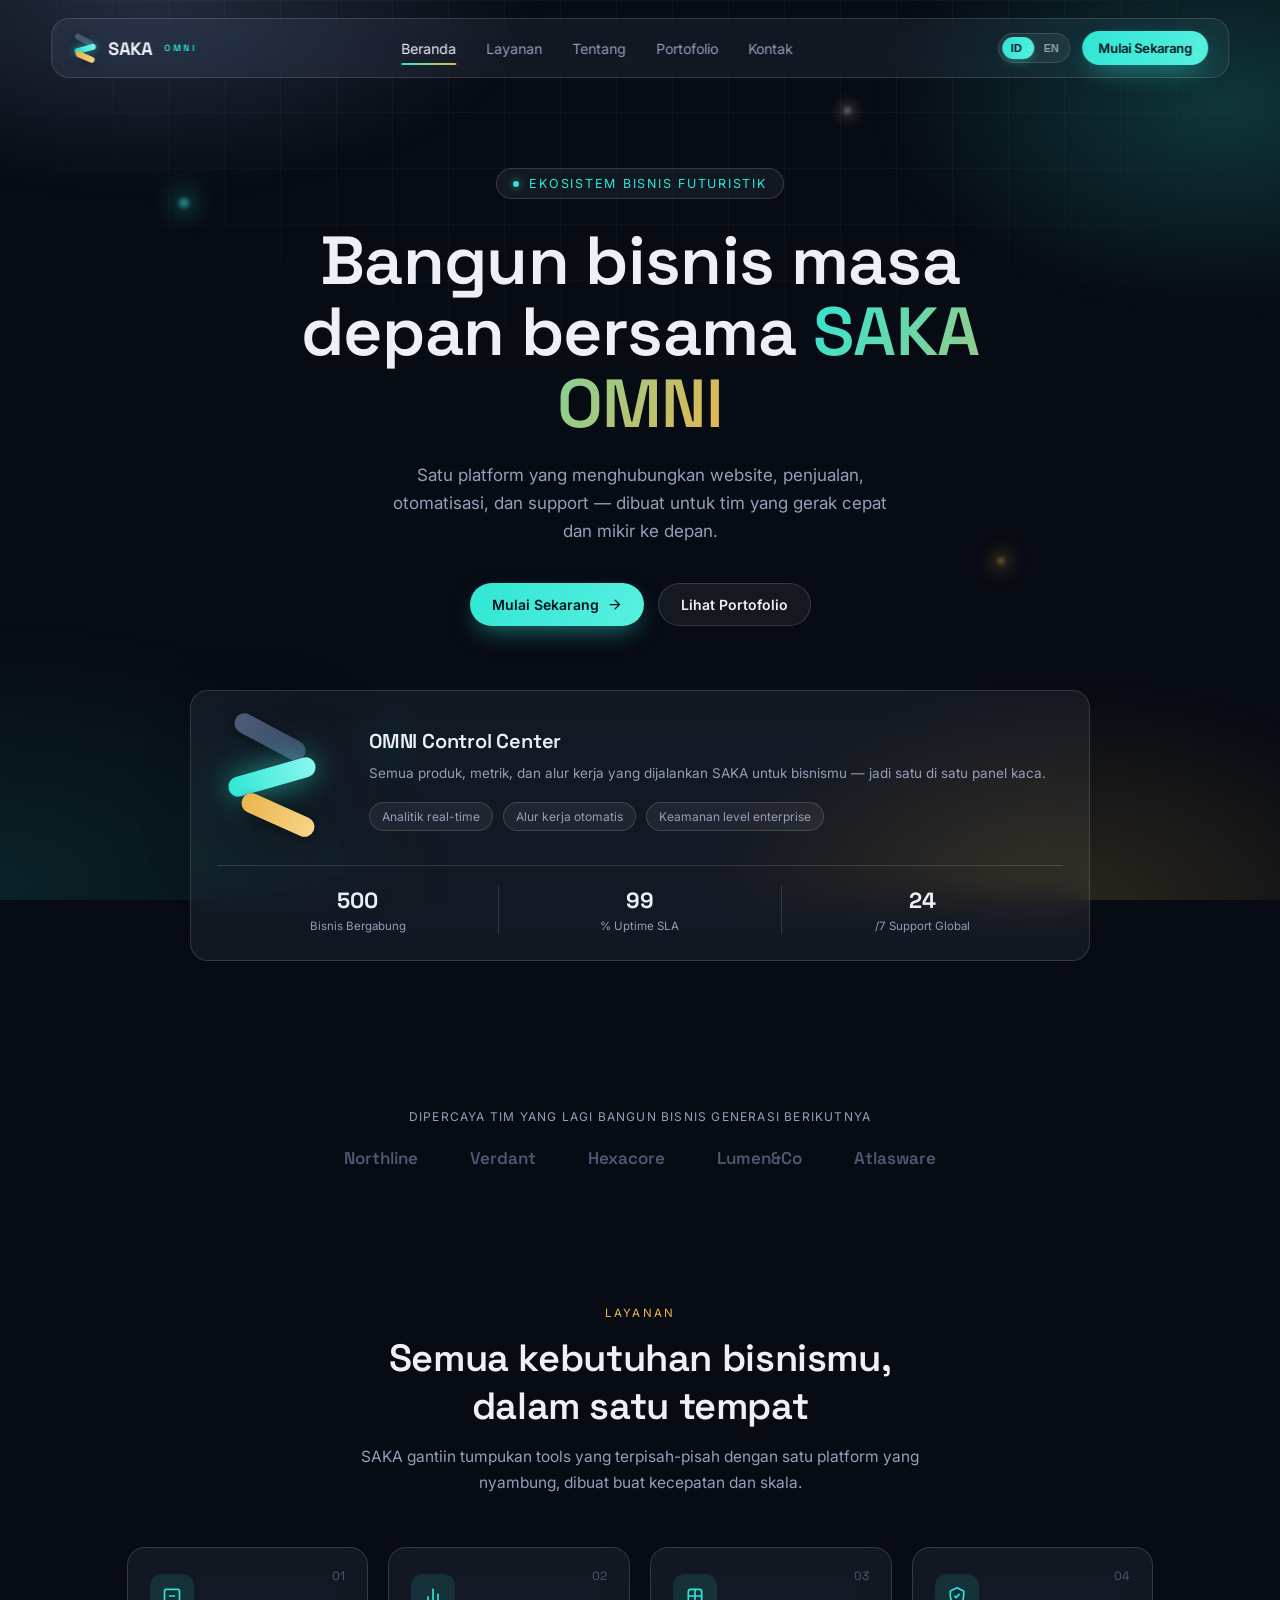
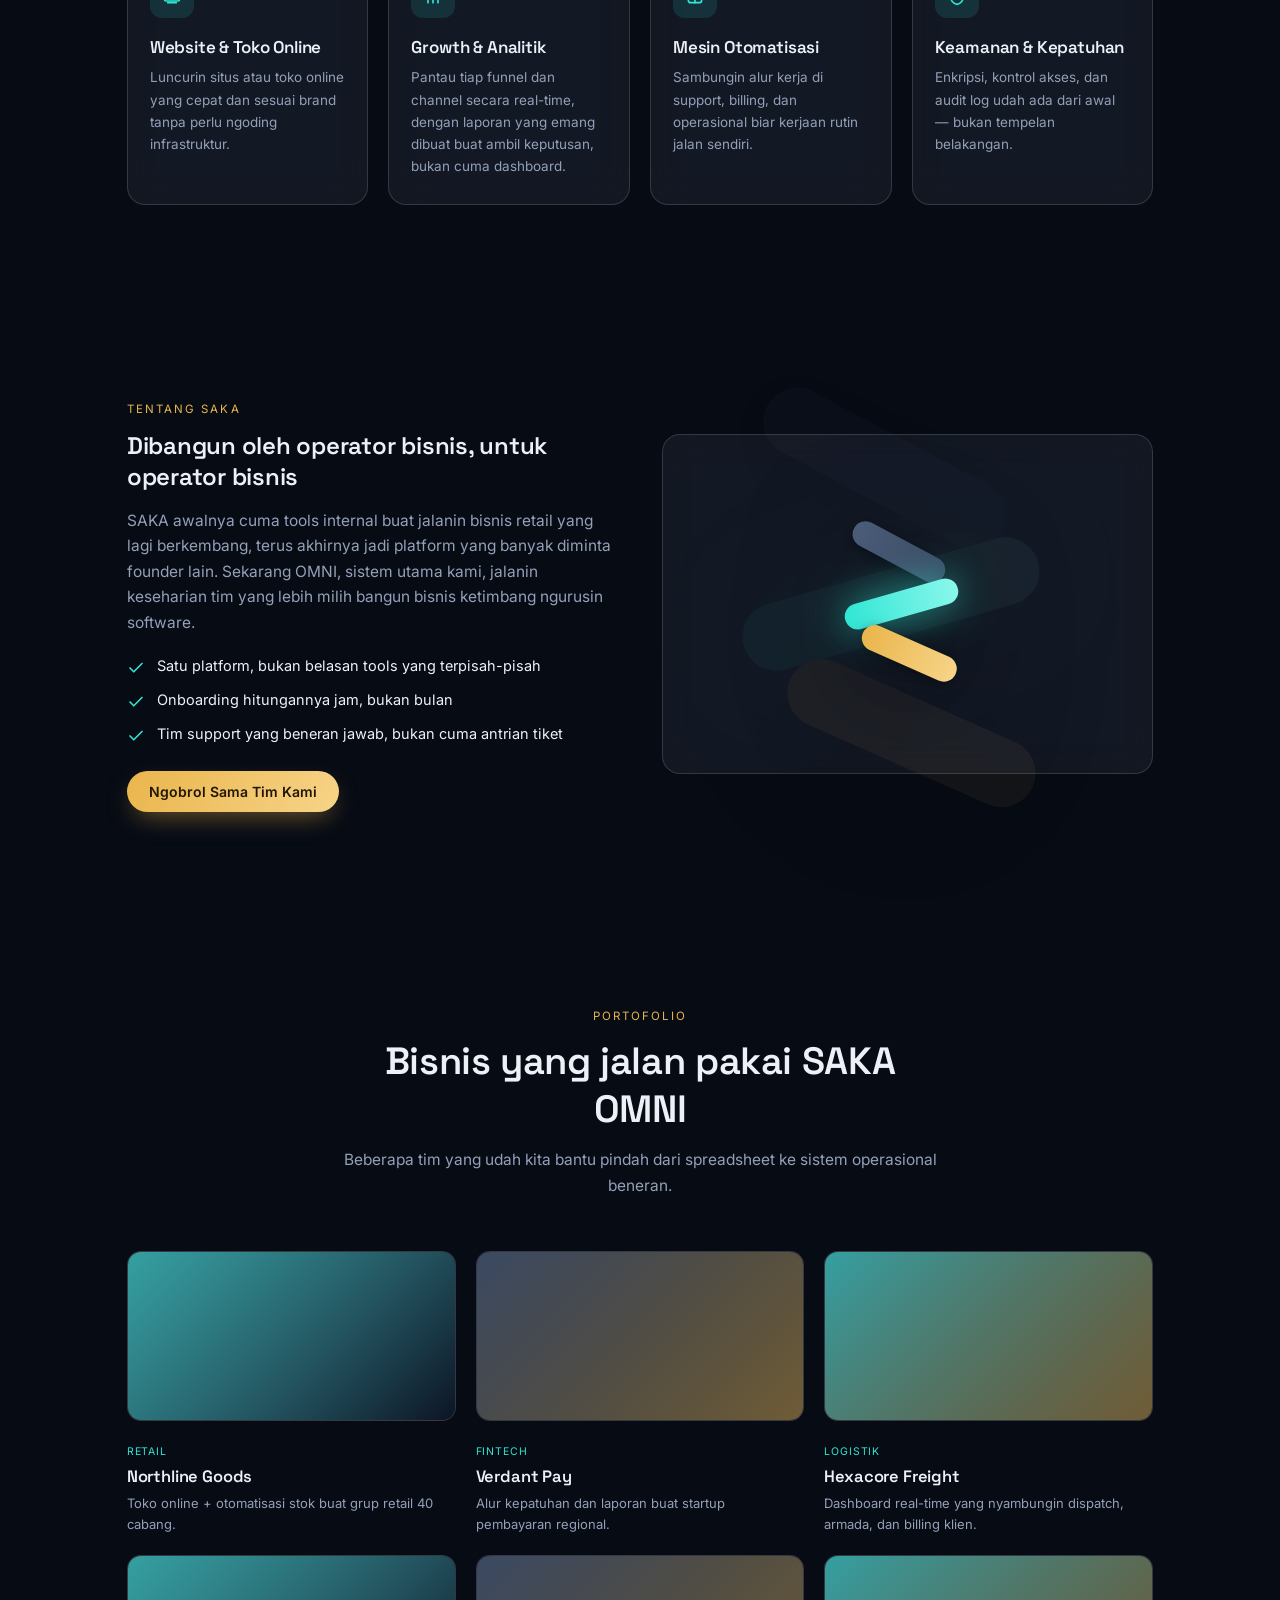
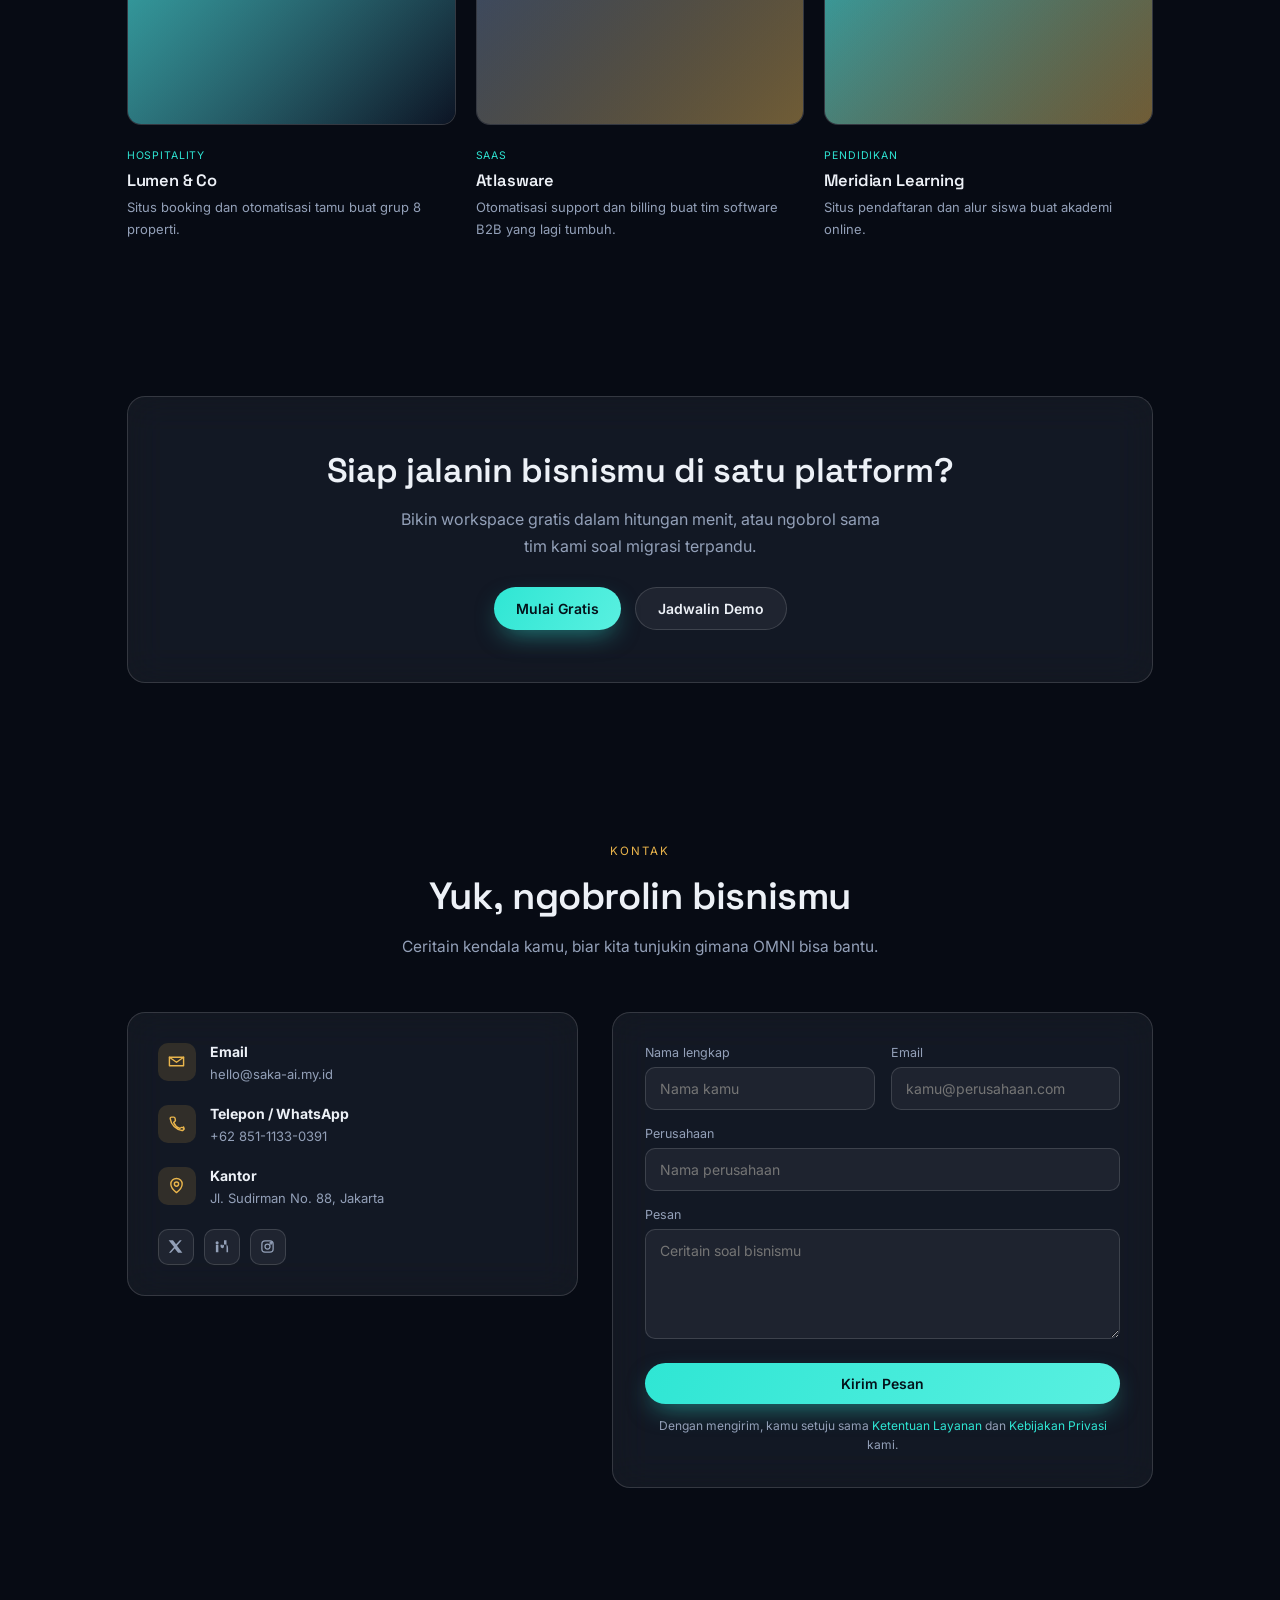
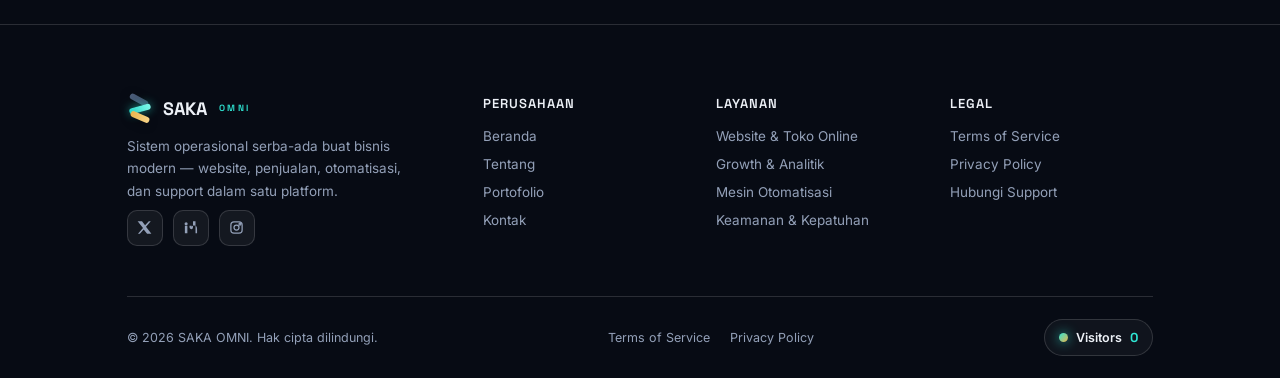
<file: index.html>
<!DOCTYPE html>
<html lang="id">
<head>
  <meta charset="UTF-8" />
  <meta name="viewport" content="width=device-width, initial-scale=1.0" />
  <title>SAKA — Futuristic Business Ecosystem</title>
  <meta name="description" content="SAKA is an all-in-one platform for building, running, and scaling modern businesses." />
  <link rel="stylesheet" href="styles.css" />
  <link rel="stylesheet" href="https://fonts.googleapis.com/css2?family=Space+Grotesk:wght@500;600;700&family=Inter:wght@400;500;600;700&display=swap" />
</head>
<body>

<div class="bg-fx">
  <div class="bg-grid"></div>
  <span class="bg-orb orb-1"></span>
  <span class="bg-orb orb-2"></span>
  <span class="bg-orb orb-3"></span>
  <span class="bg-orb orb-4"></span>
</div>

<header class="nav glass">
  <a href="#home" class="nav-brand">
    <span class="mark sm"><span class="bar b1"></span><span class="bar b2"></span><span class="bar b3"></span></span>
    SAKA <span class="tag">OMNI</span>
  </a>
  <nav class="nav-links">
    <a href="#home" class="active" data-i18n="nav_home">Home</a>
    <a href="#services" data-i18n="nav_services">Services</a>
    <a href="#about" data-i18n="nav_about">About</a>
    <a href="#portfolio" data-i18n="nav_portfolio">Portfolio</a>
    <a href="#contact" data-i18n="nav_contact">Contact</a>
  </nav>
  <div class="nav-actions">
    <button class="lang-toggle" role="switch" aria-checked="false" aria-label="Switch language / Ganti bahasa">
      <span class="lang-toggle-track">
        <span class="lang-toggle-opt" data-side="id">ID</span>
        <span class="lang-toggle-opt" data-side="en">EN</span>
        <span class="lang-toggle-knob"></span>
      </span>
    </button>
    <a href="#contact" class="btn btn-primary btn-sm nav-cta" data-i18n="nav_getstarted">Get Started</a>
    <button class="burger" id="burgerBtn" aria-label="Toggle menu">
      <svg class="i-menu" width="22" height="22" viewBox="0 0 24 24" fill="none" stroke="currentColor" stroke-width="2" stroke-linecap="round"><line x1="3" y1="6" x2="21" y2="6"/><line x1="3" y1="12" x2="21" y2="12"/><line x1="3" y1="18" x2="21" y2="18"/></svg>
      <svg class="i-close" width="22" height="22" viewBox="0 0 24 24" fill="none" stroke="currentColor" stroke-width="2" stroke-linecap="round" style="display:none"><line x1="18" y1="6" x2="6" y2="18"/><line x1="6" y1="6" x2="18" y2="18"/></svg>
    </button>
  </div>
</header>
<nav class="nav-mobile glass" id="mobileNav">
  <a href="#home" data-i18n="nav_home">Home</a>
  <a href="#services" data-i18n="nav_services">Services</a>
  <a href="#about" data-i18n="nav_about">About</a>
  <a href="#portfolio" data-i18n="nav_portfolio">Portfolio</a>
  <a href="#contact" data-i18n="nav_contact">Contact</a>
  <button class="lang-toggle" role="switch" aria-checked="false" aria-label="Switch language / Ganti bahasa">
    <span class="lang-toggle-track">
      <span class="lang-toggle-opt" data-side="id">ID</span>
      <span class="lang-toggle-opt" data-side="en">EN</span>
      <span class="lang-toggle-knob"></span>
    </span>
  </button>
</nav>

<main>
  <section class="hero" id="home">
    <div class="container">
      <div class="eyebrow glass"><span class="pulse"></span> <span data-i18n="hero_eyebrow">Futuristic Business Ecosystem</span></div>
      <h1 class="h1"><span data-i18n="hero_title_pre">Build tomorrow's business on</span> <span class="grad" data-i18n="hero_title_accent">SAKA OMNI</span></h1>
      <p class="hero-sub" data-i18n="hero_sub">One connected platform for websites, commerce, automation, and support — designed for teams who move fast and think ahead.</p>
      <div class="hero-actions">
        <a href="#contact" class="btn btn-primary"><span data-i18n="hero_btn_start">Get Started</span> <svg width="15" height="15" viewBox="0 0 24 24" fill="none" stroke="currentColor" stroke-width="2" stroke-linecap="round" stroke-linejoin="round"><path d="M5 12h14"/><path d="m13 5 7 7-7 7"/></svg></a>
        <a href="#portfolio" class="btn btn-ghost" data-i18n="hero_btn_portfolio">View Portfolio</a>
      </div>

      <div class="hero-panel glass reveal">
        <div class="hero-panel-inner">
          <div class="hero-mark-col">
            <span class="mark lg"><span class="bar b1"></span><span class="bar b2"></span><span class="bar b3"></span></span>
          </div>
          <div class="hero-panel-copy">
            <h3 data-i18n="hero_panel_title">OMNI Control Center</h3>
            <p data-i18n="hero_panel_desc">Every product, metric, and workflow SAKA runs for your business — unified in a single glass panel.</p>
            <div class="hero-chips">
              <span class="chip" data-i18n="chip_1">Real-time analytics</span>
              <span class="chip" data-i18n="chip_2">Automated workflows</span>
              <span class="chip" data-i18n="chip_3">Enterprise-grade security</span>
            </div>
          </div>
        </div>
        <div class="hero-stats">
          <div class="stat"><b data-count="500">0</b><span data-i18n="stat_1_label">Businesses Onboarded</span></div>
          <div class="stat"><b data-count="99">0</b><span data-i18n="stat_2_label">% Uptime SLA</span></div>
          <div class="stat"><b data-count="24">0</b><span data-i18n="stat_3_label">/7 Global Support</span></div>
        </div>
      </div>
    </div>
  </section>

  <section class="trusted">
    <div class="container">
      <p data-i18n="trusted_label">Trusted by teams building the next generation of business</p>
      <div class="trusted-row">
        <span>Northline</span><span>Verdant</span><span>Hexacore</span><span>Lumen&amp;Co</span><span>Atlasware</span>
      </div>
    </div>
  </section>

  <section class="section" id="services">
    <div class="container">
      <div class="section-head reveal">
        <span class="section-tag" data-i18n="services_tag">Services</span>
        <h2 data-i18n="services_title">Everything your business runs on, in one place</h2>
        <p data-i18n="services_sub">SAKA replaces a stack of disconnected tools with one coherent platform built for speed and scale.</p>
      </div>
      <div class="grid-4">
        <div class="card glass reveal">
          <span class="num">01</span>
          <span class="icon"><svg width="20" height="20" viewBox="0 0 24 24" fill="none" stroke="currentColor" stroke-width="2" stroke-linecap="round" stroke-linejoin="round"><rect x="3" y="4" width="18" height="14" rx="2"/><path d="M7 20h10"/><path d="M9 12h6"/></svg></span>
          <h3 data-i18n="card1_title">Website &amp; Storefront</h3>
          <p data-i18n="card1_desc">Launch a fast, on-brand site or storefront without touching a line of infrastructure code.</p>
        </div>
        <div class="card glass reveal">
          <span class="num">02</span>
          <span class="icon"><svg width="20" height="20" viewBox="0 0 24 24" fill="none" stroke="currentColor" stroke-width="2" stroke-linecap="round" stroke-linejoin="round"><path d="M18 20V10"/><path d="M12 20V4"/><path d="M6 20v-7"/></svg></span>
          <h3 data-i18n="card2_title">Growth &amp; Analytics</h3>
          <p data-i18n="card2_desc">Track every funnel and channel in real time, with reports built for decisions, not just dashboards.</p>
        </div>
        <div class="card glass reveal">
          <span class="num">03</span>
          <span class="icon"><svg width="20" height="20" viewBox="0 0 24 24" fill="none" stroke="currentColor" stroke-width="2" stroke-linecap="round" stroke-linejoin="round"><path d="M4 12h16"/><path d="M12 4v16"/><rect x="4" y="4" width="16" height="16" rx="3"/></svg></span>
          <h3 data-i18n="card3_title">Automation Engine</h3>
          <p data-i18n="card3_desc">Wire up workflows across support, billing, and operations so routine work runs itself.</p>
        </div>
        <div class="card glass reveal">
          <span class="num">04</span>
          <span class="icon"><svg width="20" height="20" viewBox="0 0 24 24" fill="none" stroke="currentColor" stroke-width="2" stroke-linecap="round" stroke-linejoin="round"><path d="M12 2 4 6v6c0 5 3.4 9.4 8 10 4.6-.6 8-5 8-10V6l-8-4Z"/><path d="M9.5 12.5 11 14l3.5-4"/></svg></span>
          <h3 data-i18n="card4_title">Security &amp; Compliance</h3>
          <p data-i18n="card4_desc">Encryption, access controls, and audit logs built in from day one — not bolted on later.</p>
        </div>
      </div>
    </div>
  </section>

  <section class="section" id="about">
    <div class="container">
      <div class="grid-2">
        <div class="reveal">
          <span class="section-tag" data-i18n="about_tag">About SAKA</span>
          <h2 data-i18n="about_title">Built by operators, for operators</h2>
          <p style="margin-top:16px;font-size:15.5px;" data-i18n="about_desc">SAKA started as an internal tool for running a fast-growing retail business, then became the platform other founders kept asking to use. Today OMNI, our core system, powers the operational backbone of modern teams.</p>
          <ul class="about-list">
            <li><svg width="18" height="18" viewBox="0 0 24 24" fill="none" stroke="currentColor" stroke-width="2.2" stroke-linecap="round" stroke-linejoin="round"><polyline points="20 6 9 17 4 12"/></svg><span data-i18n="about_li1">One platform instead of a dozen disconnected tools</span></li>
            <li><svg width="18" height="18" viewBox="0 0 24 24" fill="none" stroke="currentColor" stroke-width="2.2" stroke-linecap="round" stroke-linejoin="round"><polyline points="20 6 9 17 4 12"/></svg><span data-i18n="about_li2">Onboarding measured in hours, not quarters</span></li>
            <li><svg width="18" height="18" viewBox="0 0 24 24" fill="none" stroke="currentColor" stroke-width="2.2" stroke-linecap="round" stroke-linejoin="round"><polyline points="20 6 9 17 4 12"/></svg><span data-i18n="about_li3">A support team that answers, not a ticket queue</span></li>
          </ul>
          <a href="#contact" class="btn btn-gold" style="margin-top:26px;" data-i18n="about_btn">Talk to Our Team</a>
        </div>
        <div class="about-visual glass reveal">
          <span class="mark lg watermark" style="position:absolute;"><span class="bar b1"></span><span class="bar b2"></span><span class="bar b3"></span></span>
          <span class="mark lg" style="transform:scale(1.3);"><span class="bar b1"></span><span class="bar b2"></span><span class="bar b3"></span></span>
        </div>
      </div>
    </div>
  </section>

  <section class="section" id="portfolio">
    <div class="container">
      <div class="section-head reveal">
        <span class="section-tag" data-i18n="portfolio_tag">Portfolio</span>
        <h2 data-i18n="portfolio_title">Businesses running on SAKA OMNI</h2>
        <p data-i18n="portfolio_sub">A few of the teams we've helped move from spreadsheets to a real operating system.</p>
      </div>
      <div class="grid-3">
        <div class="folio-card reveal">
          <div class="folio-thumb glass"><span class="g1"></span><span class="g2"></span></div>
          <span class="folio-tag" data-i18n="folio1_tag">Retail</span>
          <h3>Northline Goods</h3>
          <p data-i18n="folio1_desc">Storefront + inventory automation for a 40-store retail group.</p>
        </div>
        <div class="folio-card reveal">
          <div class="folio-thumb glass"><span class="g1"></span><span class="g3"></span></div>
          <span class="folio-tag" data-i18n="folio2_tag">Fintech</span>
          <h3>Verdant Pay</h3>
          <p data-i18n="folio2_desc">Compliance workflows and reporting for a regional payments startup.</p>
        </div>
        <div class="folio-card reveal">
          <div class="folio-thumb glass"><span class="g1"></span><span class="g2"></span><span class="g3"></span></div>
          <span class="folio-tag" data-i18n="folio3_tag">Logistics</span>
          <h3>Hexacore Freight</h3>
          <p data-i18n="folio3_desc">Real-time dashboards connecting dispatch, fleet, and client billing.</p>
        </div>
        <div class="folio-card reveal">
          <div class="folio-thumb glass"><span class="g1"></span><span class="g2"></span></div>
          <span class="folio-tag" data-i18n="folio4_tag">Hospitality</span>
          <h3>Lumen &amp; Co</h3>
          <p data-i18n="folio4_desc">Booking site and guest automation across an eight-property group.</p>
        </div>
        <div class="folio-card reveal">
          <div class="folio-thumb glass"><span class="g1"></span><span class="g3"></span></div>
          <span class="folio-tag" data-i18n="folio5_tag">SaaS</span>
          <h3>Atlasware</h3>
          <p data-i18n="folio5_desc">Support and billing automation for a growing B2B software team.</p>
        </div>
        <div class="folio-card reveal">
          <div class="folio-thumb glass"><span class="g1"></span><span class="g2"></span><span class="g3"></span></div>
          <span class="folio-tag" data-i18n="folio6_tag">Education</span>
          <h3>Meridian Learning</h3>
          <p data-i18n="folio6_desc">Enrollment site and student workflows for an online academy.</p>
        </div>
      </div>
    </div>
  </section>

  <section class="cta-band">
    <div class="container">
      <div class="cta-panel glass reveal">
        <h2 data-i18n="cta_title">Ready to run your business on one platform?</h2>
        <p data-i18n="cta_sub">Set up a free workspace in minutes, or talk to our team about a guided migration.</p>
        <div class="hero-actions" style="margin-bottom:0;">
          <a href="#contact" class="btn btn-primary" data-i18n="cta_btn1">Get Started Free</a>
          <a href="#contact" class="btn btn-ghost" data-i18n="cta_btn2">Book a Demo</a>
        </div>
      </div>
    </div>
  </section>

  <section class="section" id="contact">
    <div class="container">
      <div class="section-head reveal">
        <span class="section-tag" data-i18n="contact_tag">Contact</span>
        <h2 data-i18n="contact_title">Let's talk about your business</h2>
        <p data-i18n="contact_sub">Tell us where you're stuck and we'll show you how OMNI fits in.</p>
      </div>
      <div class="contact-wrap">
        <div class="contact-info-card glass reveal">
          <div class="contact-info-item">
            <span class="ic"><svg width="17" height="17" viewBox="0 0 24 24" fill="none" stroke="currentColor" stroke-width="2" stroke-linecap="round" stroke-linejoin="round"><path d="M22 6 12 13 2 6"/><path d="M2 6h20v12H2z"/></svg></span>
            <div>
              <b data-i18n="info_email_label">Email</b>
              <a href="mailto:hello@saka-ai.my.id?cc=mlevian@protonmail.com" style="color:var(--muted);font-size:13px;">hello@saka-ai.my.id</a>
            </div>
          </div>
          <div class="contact-info-item">
            <span class="ic"><svg width="17" height="17" viewBox="0 0 24 24" fill="none" stroke="currentColor" stroke-width="2" stroke-linecap="round" stroke-linejoin="round"><path d="M22 16.9v3a2 2 0 0 1-2.2 2A19.8 19.8 0 0 1 3.1 5.1 2 2 0 0 1 5 3h3a2 2 0 0 1 2 1.7l.5 2.8A2 2 0 0 1 9.5 9L8 10.5a16 16 0 0 0 8.5 8.5L18 18a2 2 0 0 1 1.5-.5l2.8.5A2 2 0 0 1 22 20.9Z"/></svg></span>
            <div>
              <b data-i18n="info_phone_label">Phone / WhatsApp</b>
              <a href="https://wa.me/6285111330391" target="_blank" rel="noopener" style="color:var(--muted);font-size:13px;">+62 851-1133-0391</a>
            </div>
          </div>
          <div class="contact-info-item">
            <span class="ic"><svg width="17" height="17" viewBox="0 0 24 24" fill="none" stroke="currentColor" stroke-width="2" stroke-linecap="round" stroke-linejoin="round"><path d="M20 10c0 6-8 12-8 12S4 16 4 10a8 8 0 1 1 16 0Z"/><circle cx="12" cy="10" r="3"/></svg></span>
            <div><b data-i18n="info_office_label">Office</b><span>Jl. Sudirman No. 88, Jakarta</span></div>
          </div>
          <div class="social-row">
            <a href="#" aria-label="X / Twitter"><svg width="15" height="15" viewBox="0 0 24 24" fill="currentColor"><path d="M18.9 2H22l-7.6 8.7L23 22h-6.9l-5.4-6.9L4.6 22H1.5l8.1-9.3L1 2h7l4.9 6.4L18.9 2Z"/></svg></a>
            <a href="#" aria-label="LinkedIn"><svg width="15" height="15" viewBox="0 0 24 24" fill="currentColor"><path d="M4.98 3.5a2.5 2.5 0 1 1 0 5 2.5 2.5 0 0 1 0-5ZM3 9h4v12H3V9Zm7 0h3.8v1.7h.1c.5-.9 1.8-1.9 3.8-1.9 4.1 0 4.8 2.7 4.8 6.2V21H20v-19h-4v8.3c0 1.9-.1 4.3-2.6 4.3-2.6 0-3-2.1-3-4.1V9Z"/></svg></a>
            <a href="#" aria-label="Instagram"><svg width="15" height="15" viewBox="0 0 24 24" fill="none" stroke="currentColor" stroke-width="2"><rect x="3" y="3" width="18" height="18" rx="5"/><circle cx="12" cy="12" r="4"/><circle cx="17.5" cy="6.5" r="1.5"/></svg></a>
          </div>
        </div>

        <div class="form-card glass reveal">
          <div class="form-error" id="formError"></div>
          <form id="contactForm">
            <div class="form-row">
              <div class="form-field"><label for="fname" data-i18n="form_name_label">Full name</label><input id="fname" type="text" data-i18n-placeholder="form_name_ph" placeholder="Your name" required /></div>
              <div class="form-field"><label for="femail" data-i18n="form_email_label">Email</label><input id="femail" type="email" data-i18n-placeholder="form_email_ph" placeholder="you@company.com" required /></div>
            </div>
            <div class="form-field" style="margin-bottom:16px;"><label for="fcompany" data-i18n="form_company_label">Company</label><input id="fcompany" type="text" data-i18n-placeholder="form_company_ph" placeholder="Company name" /></div>
            <div class="form-field" style="margin-bottom:20px;"><label for="fmsg" data-i18n="form_message_label">Message</label><textarea id="fmsg" data-i18n-placeholder="form_message_ph" placeholder="Tell us about your business" required></textarea></div>
            <button type="submit" class="btn btn-primary btn-block" data-i18n="form_btn_send">Send Message</button>
            <p class="form-note" data-i18n-html="form_note_html">By submitting, you agree to our <a href="terms.html" style="color:var(--teal);">Terms of Service</a> and <a href="privacy.html" style="color:var(--teal);">Privacy Policy</a>.</p>
          </form>
          <div class="form-success" id="formSuccess">
            <span class="ic"><svg width="24" height="24" viewBox="0 0 24 24" fill="none" stroke="currentColor" stroke-width="2.2" stroke-linecap="round" stroke-linejoin="round"><polyline points="20 6 9 17 4 12"/></svg></span>
            <h3 style="margin-bottom:8px;" data-i18n="success_title">Message sent</h3>
            <p data-i18n="success_desc">Thanks for reaching out — our team will reply within one business day.</p>
          </div>
        </div>
      </div>
    </div>
  </section>
</main>

<footer>
  <div class="container">
    <div class="footer-grid">
      <div class="footer-brand">
        <a href="#home" class="nav-brand">
          <span class="mark sm"><span class="bar b1"></span><span class="bar b2"></span><span class="bar b3"></span></span>
          SAKA <span class="tag">OMNI</span>
        </a>
        <p data-i18n="footer_desc">The all-in-one operating system for modern businesses — websites, commerce, automation, and support in one platform.</p>
        <div class="social-row">
          <a href="#" aria-label="X / Twitter"><svg width="15" height="15" viewBox="0 0 24 24" fill="currentColor"><path d="M18.9 2H22l-7.6 8.7L23 22h-6.9l-5.4-6.9L4.6 22H1.5l8.1-9.3L1 2h7l4.9 6.4L18.9 2Z"/></svg></a>
          <a href="#" aria-label="LinkedIn"><svg width="15" height="15" viewBox="0 0 24 24" fill="currentColor"><path d="M4.98 3.5a2.5 2.5 0 1 1 0 5 2.5 2.5 0 0 1 0-5ZM3 9h4v12H3V9Zm7 0h3.8v1.7h.1c.5-.9 1.8-1.9 3.8-1.9 4.1 0 4.8 2.7 4.8 6.2V21H20v-19h-4v8.3c0 1.9-.1 4.3-2.6 4.3-2.6 0-3-2.1-3-4.1V9Z"/></svg></a>
          <a href="#" aria-label="Instagram"><svg width="15" height="15" viewBox="0 0 24 24" fill="none" stroke="currentColor" stroke-width="2"><rect x="3" y="3" width="18" height="18" rx="5"/><circle cx="12" cy="12" r="4"/><circle cx="17.5" cy="6.5" r="1.5"/></svg></a>
        </div>
      </div>
      <div class="footer-col">
        <h4 data-i18n="footer_company_h">Company</h4>
        <a href="#home" data-i18n="nav_home">Home</a>
        <a href="#about" data-i18n="nav_about">About</a>
        <a href="#portfolio" data-i18n="nav_portfolio">Portfolio</a>
        <a href="#contact" data-i18n="nav_contact">Contact</a>
      </div>
      <div class="footer-col">
        <h4 data-i18n="footer_services_h">Services</h4>
        <a href="#services" data-i18n="card1_title">Website &amp; Storefront</a>
        <a href="#services" data-i18n="card2_title">Growth &amp; Analytics</a>
        <a href="#services" data-i18n="card3_title">Automation Engine</a>
        <a href="#services" data-i18n="card4_title">Security &amp; Compliance</a>
      </div>
      <div class="footer-col">
        <h4 data-i18n="footer_legal_h">Legal</h4>
        <a href="terms.html">Terms of Service</a>
        <a href="privacy.html">Privacy Policy</a>
        <a href="#contact" data-i18n="footer_contact_support">Contact Support</a>
      </div>
    </div>
    <div class="footer-bottom">
      <span>© <span id="year"></span> SAKA OMNI. <span data-i18n="copyright_text">All rights reserved.</span></span>
      <div class="legal-links">
        <a href="terms.html">Terms of Service</a>
        <a href="privacy.html">Privacy Policy</a>
      </div>
      <div class="footer-visitor" aria-live="polite">
        <span class="visitor-dot"></span>
        <span>Visitors</span>
        <strong id="visitorCount">0</strong>
      </div>
    </div>
  </div>
</footer>

<div id="developmentModal" class="modern-modal" aria-modal="true" role="dialog" aria-labelledby="developmentTitle">
  <div class="modern-modal-card">
    <div class="modal-badge">
      <svg width="24" height="24" viewBox="0 0 24 24" fill="none" stroke="currentColor" stroke-width="2" stroke-linecap="round" stroke-linejoin="round">
        <path d="M12 2v20"/><path d="M2 12h20"/><circle cx="12" cy="12" r="8"/>
      </svg>
    </div>
    <h3 id="developmentTitle">Form masih dalam pengembangan</h3>
    <p>Fitur kirim pesan masih dalam tahap pengembangan. Untuk saat ini, silakan hubungi kami langsung melalui WhatsApp agar permintaan Anda cepat ditangani.</p>
    <div class="modal-actions">
      <button id="modalClose" type="button" class="btn modal-close">Tutup</button>
      <a id="whatsappDirect" class="btn modal-whatsapp" href="https://wa.me/6285111330391" target="_blank" rel="noopener">Chat WhatsApp</a>
    </div>
  </div>
</div>

<script src="i18n.js"></script>
<script src="script.js"></script>
</body>
</html>
</file>
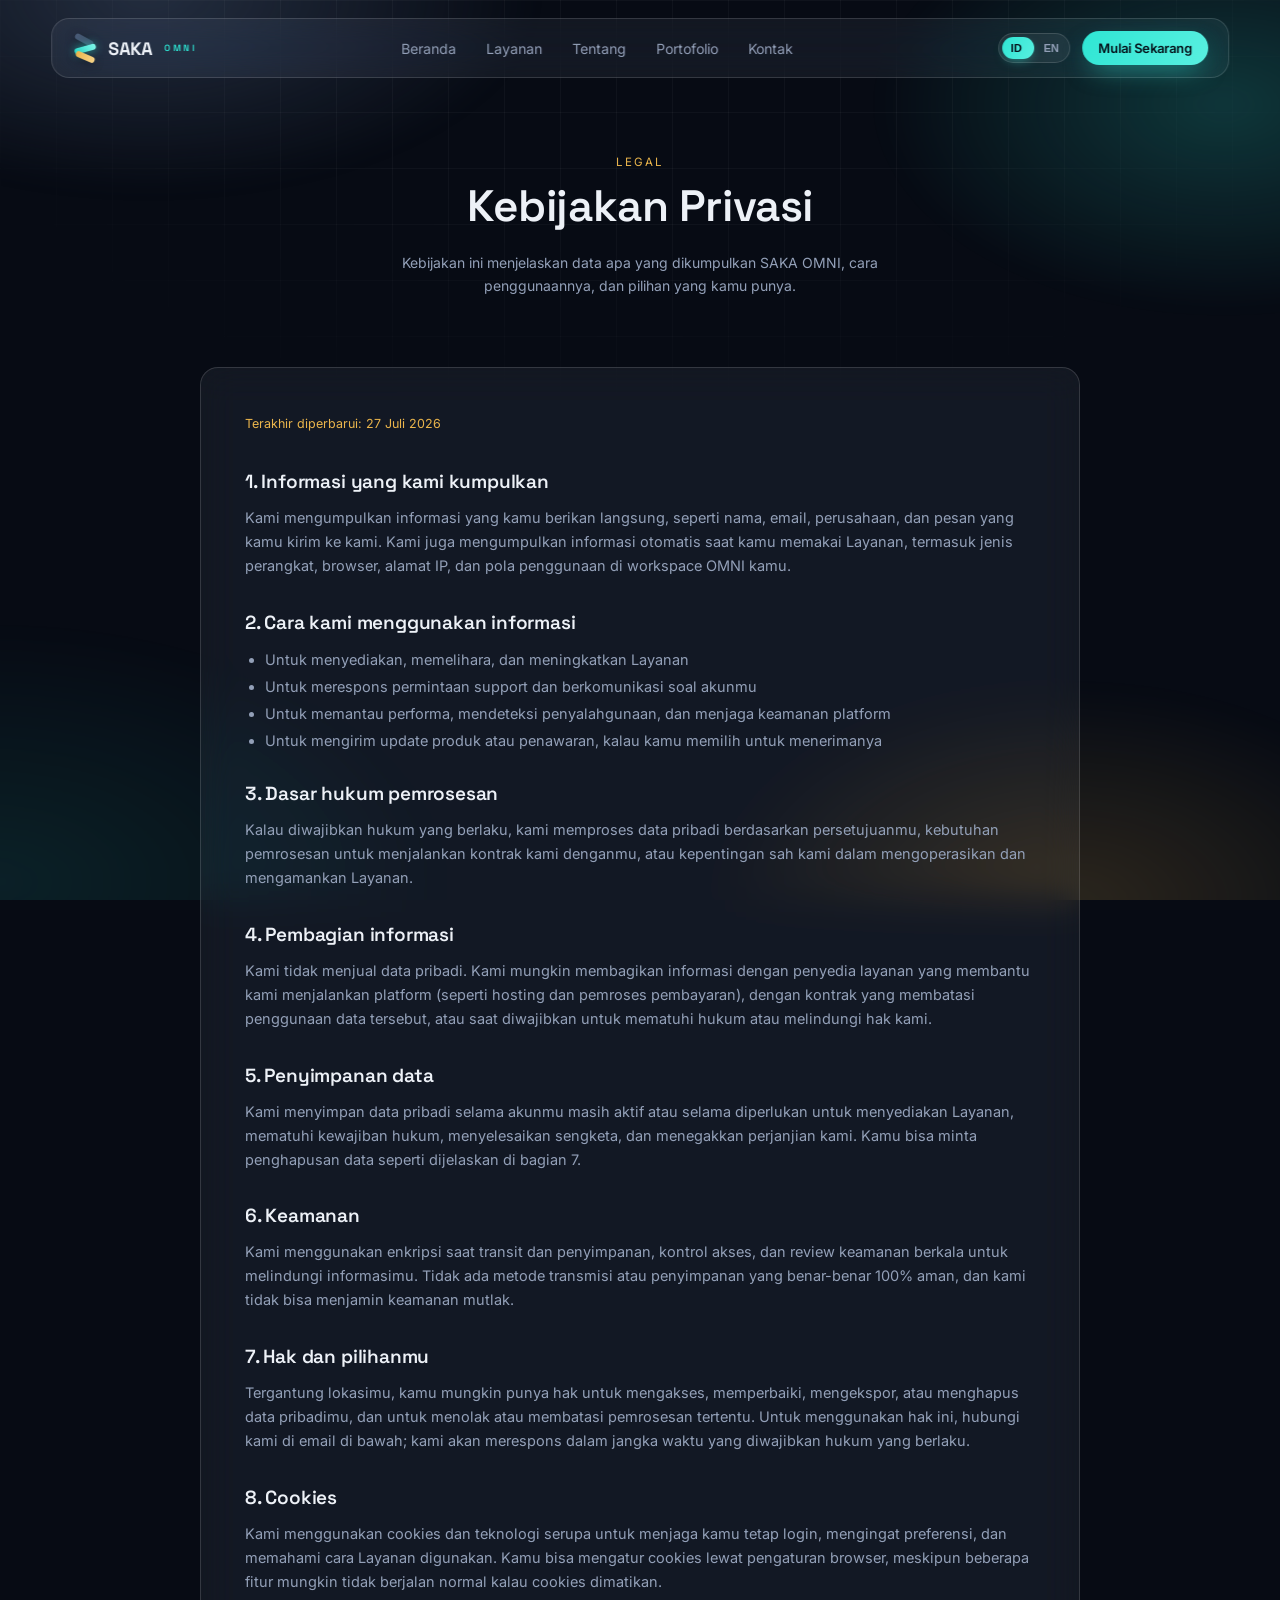
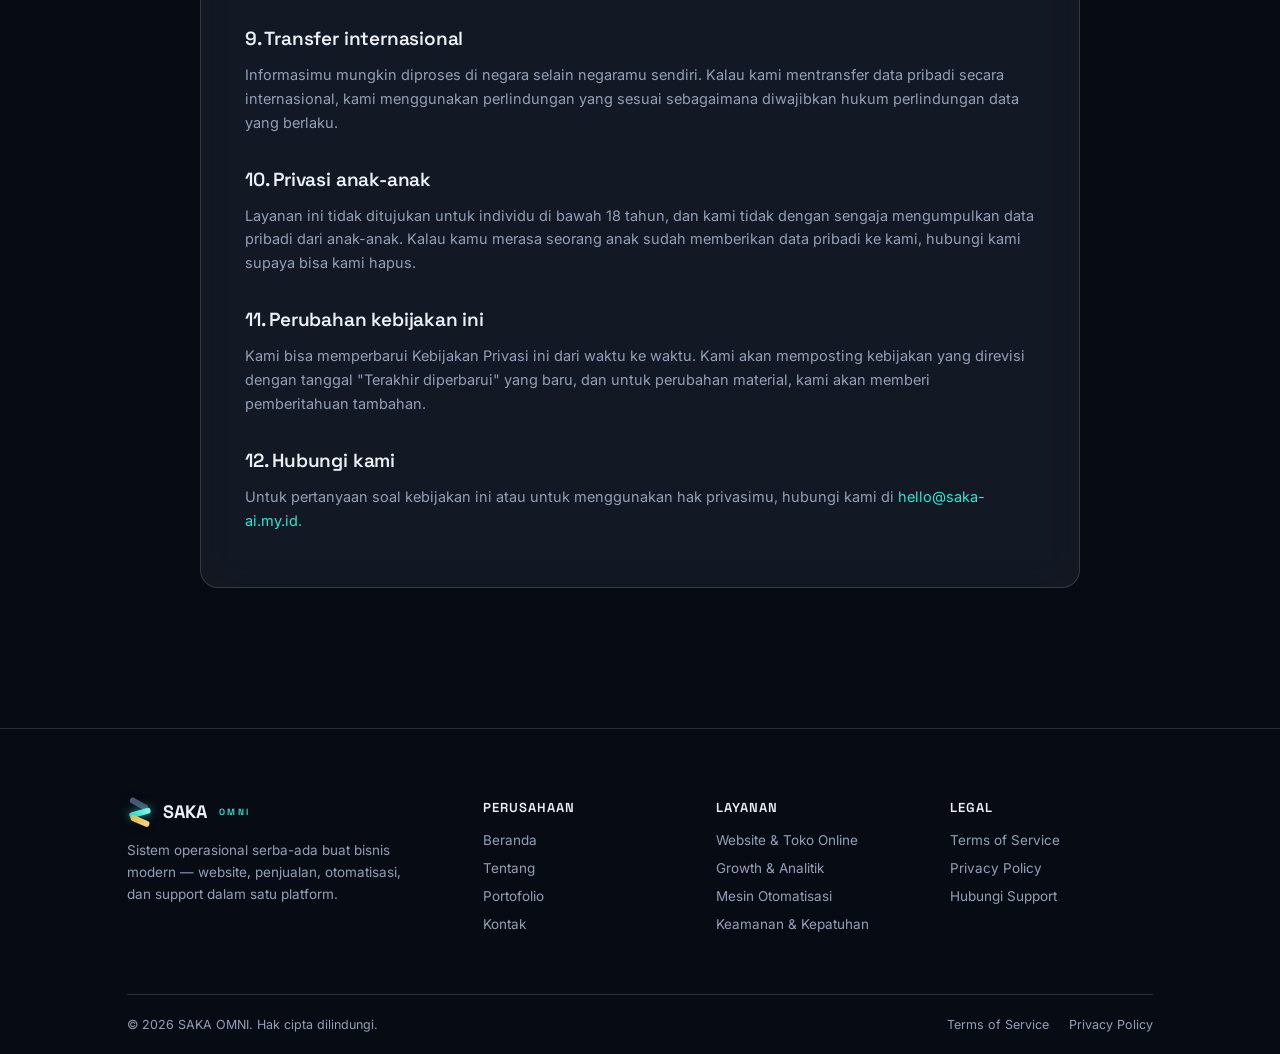
<file: privacy.html>
<!DOCTYPE html>
<html lang="id">
<head>
<meta charset="UTF-8" />
<meta name="viewport" content="width=device-width, initial-scale=1.0" />
<title>Privacy Policy — SAKA</title>
<link rel="stylesheet" href="styles.css" />
<link rel="stylesheet" href="https://fonts.googleapis.com/css2?family=Space+Grotesk:wght@500;600;700&family=Inter:wght@400;500;600;700&display=swap" />
</head>
<body>

<div class="bg-fx"><div class="bg-grid"></div></div>

<header class="nav glass">
  <a href="index.html#home" class="nav-brand">
    <span class="mark sm"><span class="bar b1"></span><span class="bar b2"></span><span class="bar b3"></span></span>
    SAKA <span class="tag">OMNI</span>
  </a>
  <nav class="nav-links">
    <a href="index.html#home" data-i18n="nav_home">Home</a>
    <a href="index.html#services" data-i18n="nav_services">Services</a>
    <a href="index.html#about" data-i18n="nav_about">About</a>
    <a href="index.html#portfolio" data-i18n="nav_portfolio">Portfolio</a>
    <a href="index.html#contact" data-i18n="nav_contact">Contact</a>
  </nav>
  <div class="nav-actions">
    <button class="lang-toggle" role="switch" aria-checked="false" aria-label="Switch language / Ganti bahasa">
      <span class="lang-toggle-track">
        <span class="lang-toggle-opt" data-side="id">ID</span>
        <span class="lang-toggle-opt" data-side="en">EN</span>
        <span class="lang-toggle-knob"></span>
      </span>
    </button>
    <a href="index.html#contact" class="btn btn-primary btn-sm nav-cta" data-i18n="nav_getstarted">Get Started</a>
    <button class="burger" id="burgerBtn" aria-label="Toggle menu">
      <svg class="i-menu" width="22" height="22" viewBox="0 0 24 24" fill="none" stroke="currentColor" stroke-width="2" stroke-linecap="round"><line x1="3" y1="6" x2="21" y2="6"/><line x1="3" y1="12" x2="21" y2="12"/><line x1="3" y1="18" x2="21" y2="18"/></svg>
      <svg class="i-close" width="22" height="22" viewBox="0 0 24 24" fill="none" stroke="currentColor" stroke-width="2" stroke-linecap="round" style="display:none"><line x1="18" y1="6" x2="6" y2="18"/><line x1="6" y1="6" x2="18" y2="18"/></svg>
    </button>
  </div>
</header>
<nav class="nav-mobile glass" id="mobileNav">
  <a href="index.html#home" data-i18n="nav_home">Home</a>
  <a href="index.html#services" data-i18n="nav_services">Services</a>
  <a href="index.html#about" data-i18n="nav_about">About</a>
  <a href="index.html#portfolio" data-i18n="nav_portfolio">Portfolio</a>
  <a href="index.html#contact" data-i18n="nav_contact">Contact</a>
  <button class="lang-toggle" role="switch" aria-checked="false" aria-label="Switch language / Ganti bahasa">
      <span class="lang-toggle-track">
        <span class="lang-toggle-opt" data-side="id">ID</span>
        <span class="lang-toggle-opt" data-side="en">EN</span>
        <span class="lang-toggle-knob"></span>
      </span>
    </button>
</nav>

<main>
  <section class="legal-hero">
    <div class="container">
      <span class="section-tag" data-i18n="legal_tag">Legal</span>
      <h1 class="h1" style="font-size:clamp(30px,4.5vw,44px);" data-i18n="priv_h1">Privacy Policy</h1>
      <p data-i18n="priv_sub">This policy explains what data SAKA OMNI collects, how it's used, and the choices you have.</p>
    </div>
  </section>

  <section class="legal-body">
    <div class="container">
      <div class="legal-panel glass reveal">
        <span class="legal-updated" data-i18n="priv_updated">Last updated: 27 July 2026</span>

        <h2 data-i18n="p1_h">1. Information we collect</h2>
        <p data-i18n="p1_p">We collect information you provide directly, and information automatically collected as you use the Service.</p>

        <h2 data-i18n="p2_h">2. How we use information</h2>
        <ul>
          <li data-i18n="p2_li1">To provide, maintain, and improve the Service</li>
          <li data-i18n="p2_li2">To respond to support requests and communicate about your account</li>
          <li data-i18n="p2_li3">To monitor performance, detect abuse, and keep the platform secure</li>
          <li data-i18n="p2_li4">To send product updates or offers, where you have opted in to receive them</li>
        </ul>

        <h2 data-i18n="p3_h">3. Legal basis for processing</h2>
        <p data-i18n="p3_p">Where applicable law requires it, we process personal data on the basis of consent, contract necessity, or legitimate interest.</p>

        <h2 data-i18n="p4_h">4. Sharing of information</h2>
        <p data-i18n="p4_p">We do not sell personal data. We may share information with service providers who help us operate the platform.</p>

        <h2 data-i18n="p5_h">5. Data retention</h2>
        <p data-i18n="p5_p">We retain personal data for as long as your account is active or as needed to provide the Service.</p>

        <h2 data-i18n="p6_h">6. Security</h2>
        <p data-i18n="p6_p">We use encryption in transit and at rest, access controls, and regular security reviews to protect your information.</p>

        <h2 data-i18n="p7_h">7. Your rights and choices</h2>
        <p data-i18n="p7_p">You may have the right to access, correct, export, or delete your personal data, depending on your location.</p>

        <h2 data-i18n="p8_h">8. Cookies</h2>
        <p data-i18n="p8_p">We use cookies and similar technologies to keep you signed in and understand how the Service is used.</p>

        <h2 data-i18n="p9_h">9. International transfers</h2>
        <p data-i18n="p9_p">Your information may be processed in countries other than your own, using appropriate safeguards.</p>

        <h2 data-i18n="p10_h">10. Children's privacy</h2>
        <p data-i18n="p10_p">The Service is not directed to individuals under 18, and we do not knowingly collect data from children.</p>

        <h2 data-i18n="p11_h">11. Changes to this policy</h2>
        <p data-i18n="p11_p">We may update this Privacy Policy from time to time, with additional notice for material changes.</p>

        <h2 data-i18n="p12_h">12. Contact us</h2>
        <p data-i18n-html="p12_p_html">For questions about this policy, contact us at <a href="mailto:hello@saka-ai.my.id" style="color:var(--teal);">hello@saka-ai.my.id</a>.</p>
      </div>
    </div>
  </section>
</main>

<footer>
  <div class="container">
    <div class="footer-grid">
      <div class="footer-brand">
        <a href="index.html#home" class="nav-brand">
          <span class="mark sm"><span class="bar b1"></span><span class="bar b2"></span><span class="bar b3"></span></span>
          SAKA <span class="tag">OMNI</span>
        </a>
        <p data-i18n="footer_desc">The all-in-one operating system for modern businesses — websites, commerce, automation, and support in one platform.</p>
      </div>
      <div class="footer-col">
        <h4 data-i18n="footer_company_h">Company</h4>
        <a href="index.html#home" data-i18n="nav_home">Home</a>
        <a href="index.html#about" data-i18n="nav_about">About</a>
        <a href="index.html#portfolio" data-i18n="nav_portfolio">Portfolio</a>
        <a href="index.html#contact" data-i18n="nav_contact">Contact</a>
      </div>
      <div class="footer-col">
        <h4 data-i18n="footer_services_h">Services</h4>
        <a href="index.html#services" data-i18n="card1_title">Website &amp; Storefront</a>
        <a href="index.html#services" data-i18n="card2_title">Growth &amp; Analytics</a>
        <a href="index.html#services" data-i18n="card3_title">Automation Engine</a>
        <a href="index.html#services" data-i18n="card4_title">Security &amp; Compliance</a>
      </div>
      <div class="footer-col">
        <h4 data-i18n="footer_legal_h">Legal</h4>
        <a href="terms.html">Terms of Service</a>
        <a href="privacy.html">Privacy Policy</a>
        <a href="index.html#contact" data-i18n="footer_contact_support">Contact Support</a>
      </div>
    </div>
    <div class="footer-bottom">
      <span>© <span id="year"></span> SAKA OMNI. <span data-i18n="copyright_text">All rights reserved.</span></span>
      <div class="legal-links">
        <a href="terms.html">Terms of Service</a>
        <a href="privacy.html">Privacy Policy</a>
      </div>
    </div>
  </div>
</footer>

<script src="i18n.js"></script>
<script src="script.js"></script>
</body>
</html>
</file>
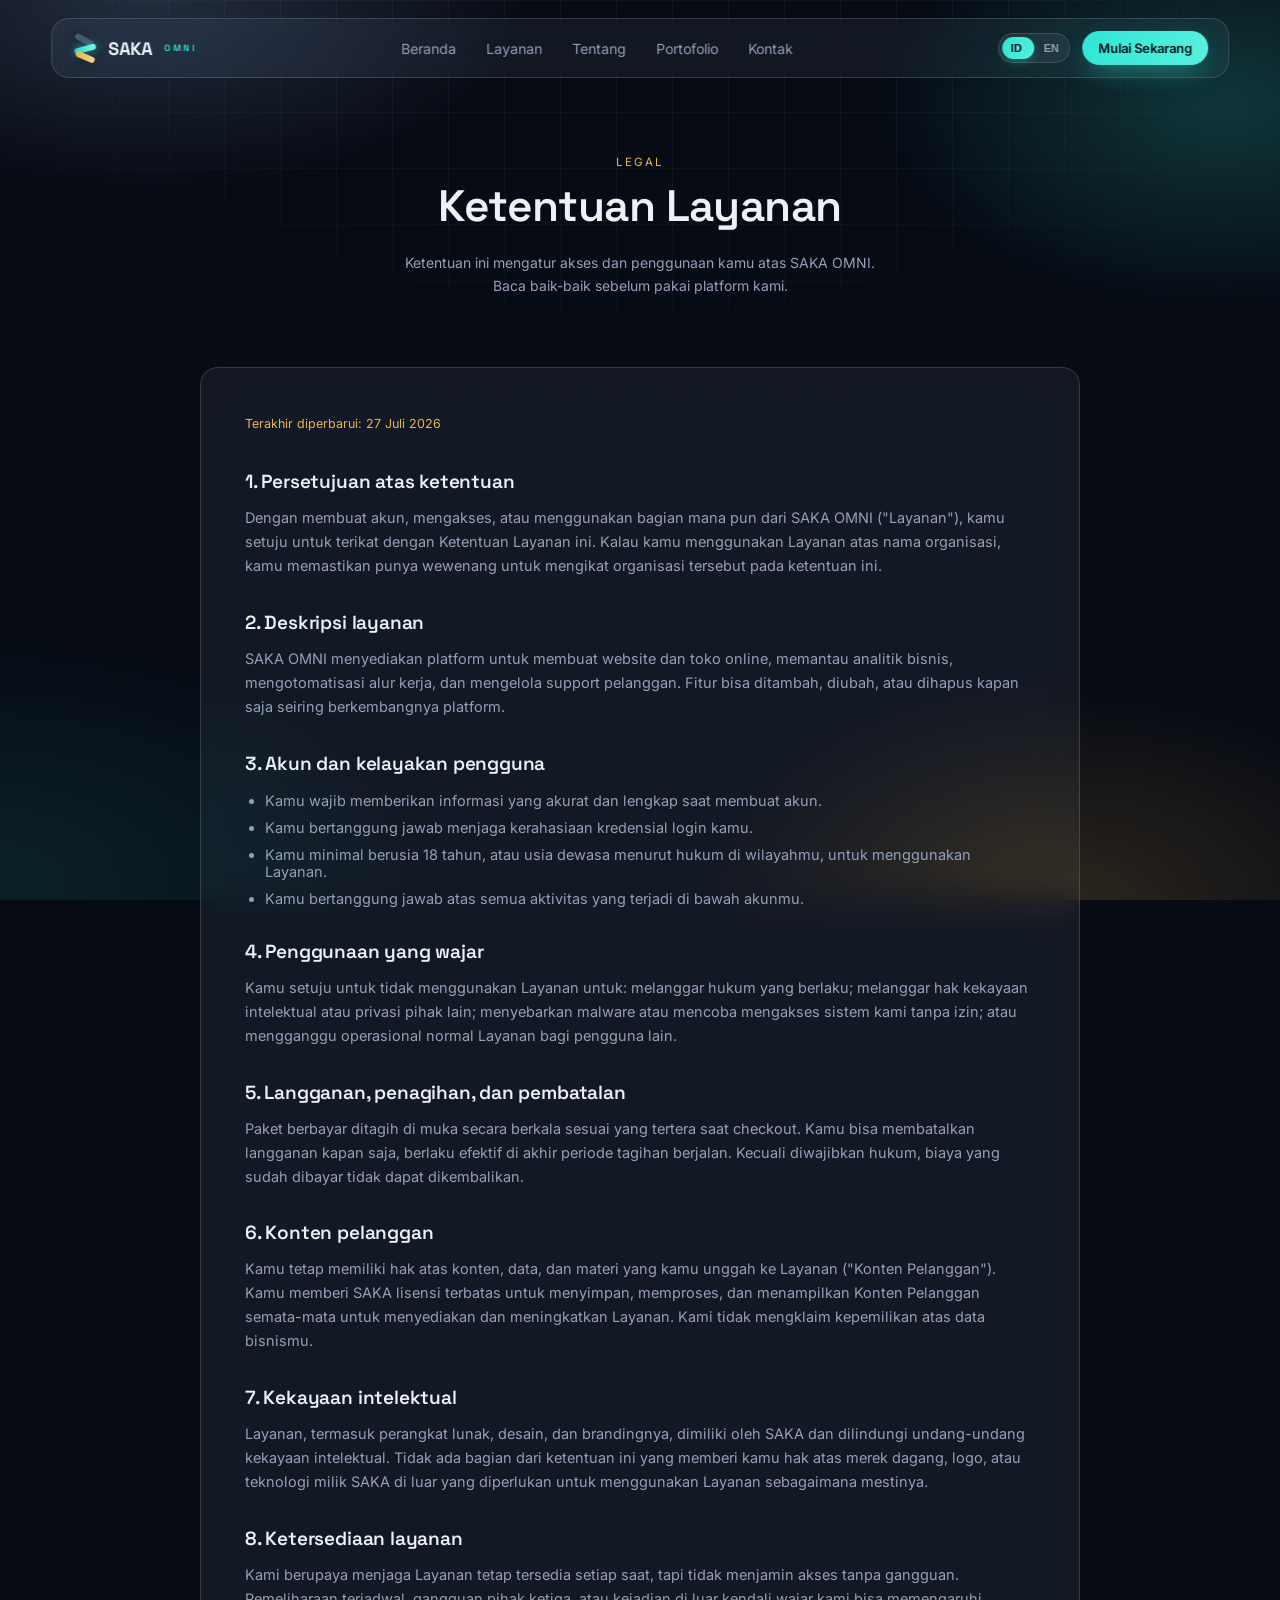
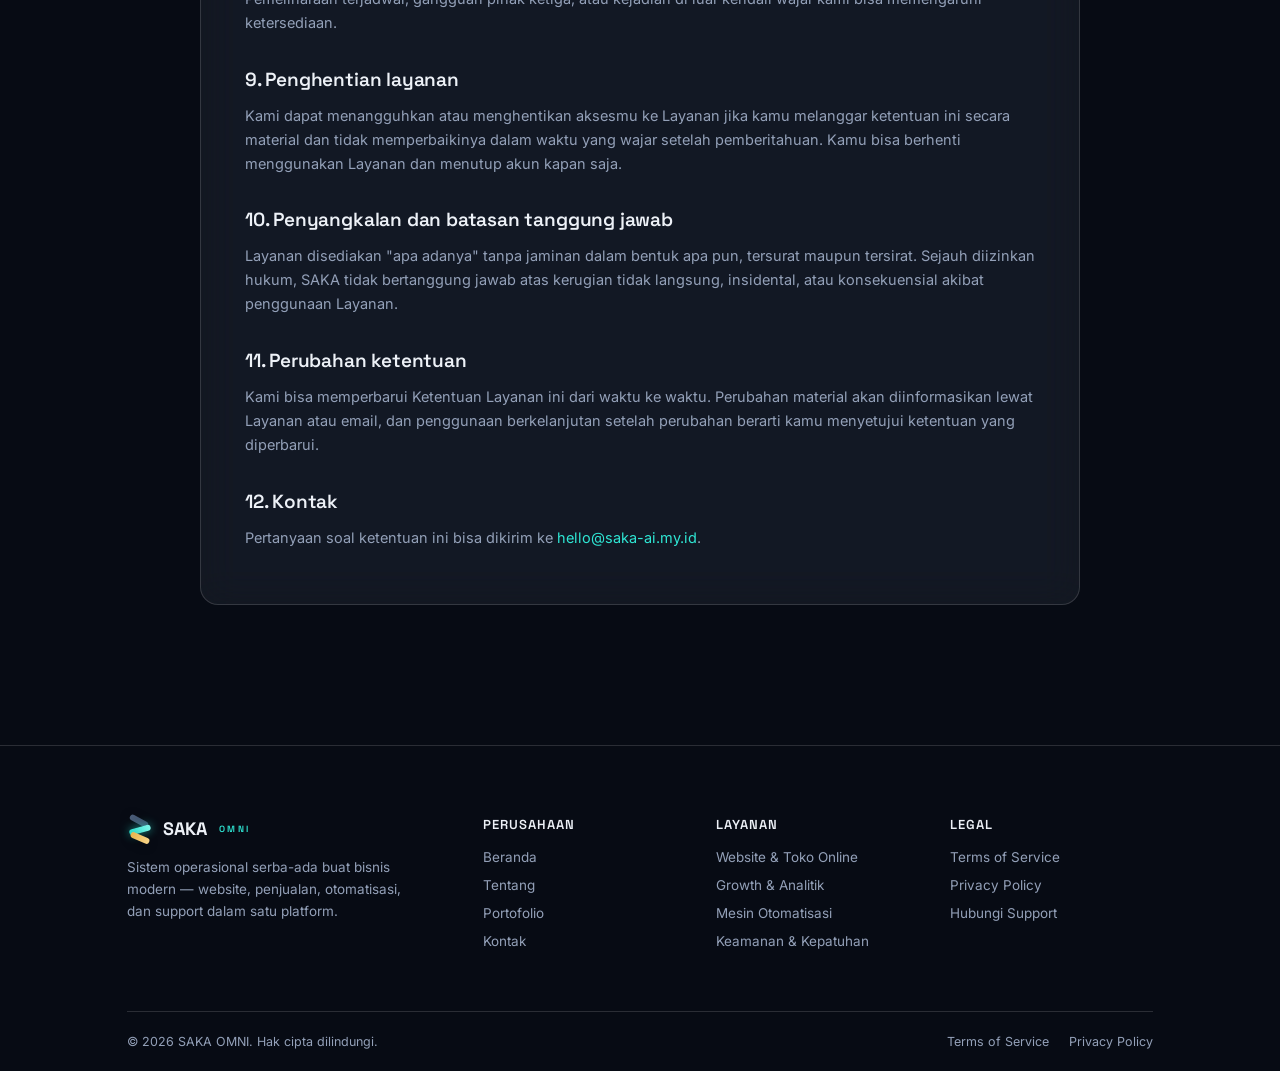
<file: terms.html>
<!DOCTYPE html>
<html lang="id">
<head>
<meta charset="UTF-8" />
<meta name="viewport" content="width=device-width, initial-scale=1.0" />
<title>Terms of Service — SAKA</title>
<link rel="stylesheet" href="styles.css" />
<link rel="stylesheet" href="https://fonts.googleapis.com/css2?family=Space+Grotesk:wght@500;600;700&family=Inter:wght@400;500;600;700&display=swap" />
</head>
<body>

<div class="bg-fx"><div class="bg-grid"></div></div>

<header class="nav glass">
  <a href="index.html#home" class="nav-brand">
    <span class="mark sm"><span class="bar b1"></span><span class="bar b2"></span><span class="bar b3"></span></span>
    SAKA <span class="tag">OMNI</span>
  </a>
  <nav class="nav-links">
    <a href="index.html#home" data-i18n="nav_home">Home</a>
    <a href="index.html#services" data-i18n="nav_services">Services</a>
    <a href="index.html#about" data-i18n="nav_about">About</a>
    <a href="index.html#portfolio" data-i18n="nav_portfolio">Portfolio</a>
    <a href="index.html#contact" data-i18n="nav_contact">Contact</a>
  </nav>
  <div class="nav-actions">
    <button class="lang-toggle" role="switch" aria-checked="false" aria-label="Switch language / Ganti bahasa">
      <span class="lang-toggle-track">
        <span class="lang-toggle-opt" data-side="id">ID</span>
        <span class="lang-toggle-opt" data-side="en">EN</span>
        <span class="lang-toggle-knob"></span>
      </span>
    </button>
    <a href="index.html#contact" class="btn btn-primary btn-sm nav-cta" data-i18n="nav_getstarted">Get Started</a>
    <button class="burger" id="burgerBtn" aria-label="Toggle menu">
      <svg class="i-menu" width="22" height="22" viewBox="0 0 24 24" fill="none" stroke="currentColor" stroke-width="2" stroke-linecap="round"><line x1="3" y1="6" x2="21" y2="6"/><line x1="3" y1="12" x2="21" y2="12"/><line x1="3" y1="18" x2="21" y2="18"/></svg>
      <svg class="i-close" width="22" height="22" viewBox="0 0 24 24" fill="none" stroke="currentColor" stroke-width="2" stroke-linecap="round" style="display:none"><line x1="18" y1="6" x2="6" y2="18"/><line x1="6" y1="6" x2="18" y2="18"/></svg>
    </button>
  </div>
</header>
<nav class="nav-mobile glass" id="mobileNav">
  <a href="index.html#home" data-i18n="nav_home">Home</a>
  <a href="index.html#services" data-i18n="nav_services">Services</a>
  <a href="index.html#about" data-i18n="nav_about">About</a>
  <a href="index.html#portfolio" data-i18n="nav_portfolio">Portfolio</a>
  <a href="index.html#contact" data-i18n="nav_contact">Contact</a>
  <button class="lang-toggle" role="switch" aria-checked="false" aria-label="Switch language / Ganti bahasa">
      <span class="lang-toggle-track">
        <span class="lang-toggle-opt" data-side="id">ID</span>
        <span class="lang-toggle-opt" data-side="en">EN</span>
        <span class="lang-toggle-knob"></span>
      </span>
    </button>
</nav>

<main>
  <section class="legal-hero">
    <div class="container">
      <span class="section-tag" data-i18n="legal_tag">Legal</span>
      <h1 class="h1" style="font-size:clamp(30px,4.5vw,44px);" data-i18n="terms_h1">Terms of Service</h1>
      <p data-i18n="terms_sub">These terms govern your access to and use of SAKA OMNI. Please read them carefully before using our platform.</p>
    </div>
  </section>

  <section class="legal-body">
    <div class="container">
      <div class="legal-panel glass reveal">
        <span class="legal-updated" data-i18n="terms_updated">Last updated: 27 July 2026</span>

        <h2 data-i18n="t1_h">1. Acceptance of terms</h2>
        <p data-i18n="t1_p">By creating an account, accessing, or using any part of SAKA OMNI ("the Service"), you agree to be bound by these Terms of Service.</p>

        <h2 data-i18n="t2_h">2. Description of service</h2>
        <p data-i18n="t2_p">SAKA OMNI provides a platform for building websites and storefronts, tracking business analytics, automating workflows, and managing customer support.</p>

        <h2 data-i18n="t3_h">3. Accounts and eligibility</h2>
        <ul>
          <li data-i18n="t3_li1">You must provide accurate and complete information when creating an account.</li>
          <li data-i18n="t3_li2">You are responsible for maintaining the confidentiality of your login credentials.</li>
          <li data-i18n="t3_li3">You must be at least 18 years old, or the age of majority in your jurisdiction, to use the Service.</li>
          <li data-i18n="t3_li4">You are responsible for all activity that occurs under your account.</li>
        </ul>

        <h2 data-i18n="t4_h">4. Acceptable use</h2>
        <p data-i18n="t4_p">You agree not to use the Service to violate any applicable law, infringe others' rights, distribute malware, or interfere with normal operation of the Service.</p>

        <h2 data-i18n="t5_h">5. Subscription, billing, and cancellation</h2>
        <p data-i18n="t5_p">Paid plans are billed in advance on a recurring basis as described at checkout. You may cancel at any time.</p>

        <h2 data-i18n="t6_h">6. Customer content</h2>
        <p data-i18n="t6_p">You retain ownership of the content, data, and materials you upload to the Service.</p>

        <h2 data-i18n="t7_h">7. Intellectual property</h2>
        <p data-i18n="t7_p">The Service, including its software, design, and branding, is owned by SAKA and protected by intellectual property laws.</p>

        <h2 data-i18n="t8_h">8. Service availability</h2>
        <p data-i18n="t8_p">We aim to keep the Service available at all times but do not guarantee uninterrupted access.</p>

        <h2 data-i18n="t9_h">9. Termination</h2>
        <p data-i18n="t9_p">We may suspend or terminate your access to the Service if you materially breach these terms.</p>

        <h2 data-i18n="t10_h">10. Disclaimers and limitation of liability</h2>
        <p data-i18n="t10_p">The Service is provided "as is" without warranties of any kind, express or implied.</p>

        <h2 data-i18n="t11_h">11. Changes to these terms</h2>
        <p data-i18n="t11_p">We may update these Terms of Service from time to time.</p>

        <h2 data-i18n="t12_h">12. Contact</h2>
        <p data-i18n-html="t12_p_html">Questions about these terms can be sent to <a href="mailto:hello@saka-ai.my.id" style="color:var(--teal);">hello@saka-ai.my.id</a>.</p>
      </div>
    </div>
  </section>
</main>

<footer>
  <div class="container">
    <div class="footer-grid">
      <div class="footer-brand">
        <a href="index.html#home" class="nav-brand">
          <span class="mark sm"><span class="bar b1"></span><span class="bar b2"></span><span class="bar b3"></span></span>
          SAKA <span class="tag">OMNI</span>
        </a>
        <p data-i18n="footer_desc">The all-in-one operating system for modern businesses — websites, commerce, automation, and support in one platform.</p>
      </div>
      <div class="footer-col">
        <h4 data-i18n="footer_company_h">Company</h4>
        <a href="index.html#home" data-i18n="nav_home">Home</a>
        <a href="index.html#about" data-i18n="nav_about">About</a>
        <a href="index.html#portfolio" data-i18n="nav_portfolio">Portfolio</a>
        <a href="index.html#contact" data-i18n="nav_contact">Contact</a>
      </div>
      <div class="footer-col">
        <h4 data-i18n="footer_services_h">Services</h4>
        <a href="index.html#services" data-i18n="card1_title">Website &amp; Storefront</a>
        <a href="index.html#services" data-i18n="card2_title">Growth &amp; Analytics</a>
        <a href="index.html#services" data-i18n="card3_title">Automation Engine</a>
        <a href="index.html#services" data-i18n="card4_title">Security &amp; Compliance</a>
      </div>
      <div class="footer-col">
        <h4 data-i18n="footer_legal_h">Legal</h4>
        <a href="terms.html">Terms of Service</a>
        <a href="privacy.html">Privacy Policy</a>
        <a href="index.html#contact" data-i18n="footer_contact_support">Contact Support</a>
      </div>
    </div>
    <div class="footer-bottom">
      <span>© <span id="year"></span> SAKA OMNI. <span data-i18n="copyright_text">All rights reserved.</span></span>
      <div class="legal-links">
        <a href="terms.html">Terms of Service</a>
        <a href="privacy.html">Privacy Policy</a>
      </div>
    </div>
  </div>
</footer>

<script src="i18n.js"></script>
<script src="script.js"></script>
</body>
</html>
</file>
<file: styles.css>
/* ==========================================================
   SAKA — Futuristic Glassmorphic Startup Site
   Palette (from brand mark):
      --bg      #070B14  near-black navy
      --bg2     #0C1424  panel base
      --steel   #3B4A63  cool steel-blue (top ribbon of mark)
      --teal    #2FE6D4  luminous teal (mid ribbon / core accent)
      --gold    #EAB54C  warm gold (lower ribbon)
      --text    #EDF1F7
      --muted   #93A0B8
   Display face: 'Space Grotesk' (geometric, technical — echoes the wordmark)
   Body face:    'Inter'
   Signature: a floating glass "ribbon" emblem (three interlocking
   bars in steel/teal/gold) that recurs as a watermark through the page.
   ========================================================== */

:root {
  --bg: #070b14;
  --bg2: #0c1424;
  --steel: #3b4a63;
  --teal: #2fe6d4;
  --gold: #eab54c;
  --text: #edf1f7;
  --muted: #93a0b8;
  --glass: rgba(255, 255, 255, 0.055);
  --glass-strong: rgba(255, 255, 255, 0.09);
  --glass-border: rgba(255, 255, 255, 0.14);
  --radius: 18px;
}

* { box-sizing: border-box; }
html { scroll-behavior: smooth; overflow-x: hidden; }
body {
  margin: 0;
  background: var(--bg);
  color: var(--text);
  font-family: 'Inter', sans-serif;
  overflow-x: hidden;
  position: relative;
}
a { color: inherit; text-decoration: none; }
img { max-width: 100%; display: block; }
.container { max-width: 1180px; margin: 0 auto; padding: 0 6vw; }
h1, h2, h3, h4 { font-family: 'Space Grotesk', sans-serif; margin: 0; font-weight: 600; letter-spacing: -0.01em; }
p { margin: 0; color: var(--muted); line-height: 1.65; }
section { position: relative; z-index: 1; }

.bg-fx { position: fixed; inset: 0; z-index: 0; pointer-events: none; overflow: hidden; }
.bg-fx::before {
  content: "";
  position: absolute;
  inset: -10%;
  background:
    radial-gradient(ellipse 42% 30% at 18% 8%, rgba(59, 74, 99, 0.55), transparent 60%),
    radial-gradient(ellipse 38% 32% at 88% 18%, rgba(47, 230, 212, 0.2), transparent 60%),
    radial-gradient(ellipse 40% 34% at 78% 92%, rgba(234, 181, 76, 0.16), transparent 60%),
    radial-gradient(ellipse 50% 40% at 8% 90%, rgba(47, 230, 212, 0.1), transparent 60%);
  filter: blur(10px);
}
.bg-grid {
  position: absolute;
  inset: 0;
  background-image:
    linear-gradient(rgba(255, 255, 255, 0.035) 1px, transparent 1px),
    linear-gradient(90deg, rgba(255, 255, 255, 0.035) 1px, transparent 1px);
  background-size: 56px 56px;
  mask-image: radial-gradient(ellipse 70% 60% at 50% 0%, #000 40%, transparent 85%);
  animation: grid-drift 40s linear infinite;
}
@keyframes grid-drift {
  from { background-position: 0 0, 0 0; }
  to { background-position: 56px 0, 0 56px; }
}
.bg-orb {
  position: absolute;
  border-radius: 50%;
  filter: blur(2px);
  opacity: 0.55;
  animation: orb-float 14s ease-in-out infinite;
}
.orb-1 { width: 10px; height: 10px; background: var(--teal); top: 22%; left: 14%; box-shadow: 0 0 24px 6px rgba(47, 230, 212, 0.7); }
.orb-2 { width: 6px; height: 6px; background: var(--gold); top: 62%; left: 78%; box-shadow: 0 0 18px 5px rgba(234, 181, 76, 0.7); animation-delay: 2s; }
.orb-3 { width: 8px; height: 8px; background: var(--teal); top: 82%; left: 30%; box-shadow: 0 0 20px 5px rgba(47, 230, 212, 0.6); animation-delay: 5s; }
.orb-4 { width: 5px; height: 5px; background: #fff; top: 12%; left: 66%; box-shadow: 0 0 14px 4px rgba(255, 255, 255, 0.6); animation-delay: 8s; }
@keyframes orb-float {
  0%, 100% { transform: translateY(0); }
  50% { transform: translateY(-26px); }
}

.glass {
  background: var(--glass);
  border: 1px solid var(--glass-border);
  backdrop-filter: blur(18px) saturate(140%);
  -webkit-backdrop-filter: blur(18px) saturate(140%);
  border-radius: var(--radius);
}

.modern-modal {
  position: fixed;
  inset: 0;
  display: none;
  align-items: center;
  justify-content: center;
  background: rgba(3, 7, 15, 0.72);
  backdrop-filter: blur(8px);
  z-index: 200;
  padding: 24px;
}
.modern-modal.show { display: flex; }
.modern-modal-card {
  width: min(520px, 100%);
  background: rgba(11, 17, 29, 0.96);
  border: 1px solid rgba(255,255,255,0.12);
  border-radius: 24px;
  padding: 28px 24px 22px;
  box-shadow: 0 24px 70px rgba(0, 0, 0, 0.4);
}
.modal-badge {
  display: inline-flex;
  align-items: center;
  justify-content: center;
  width: 52px;
  height: 52px;
  border-radius: 16px;
  background: rgba(47, 230, 212, 0.12);
  color: var(--teal);
  margin-bottom: 14px;
}
.modern-modal-card h3 {
  font-size: clamp(24px, 4vw, 30px);
  margin: 0 0 12px;
}
.modern-modal-card p {
  color: var(--muted);
  font-size: 15px;
  line-height: 1.7;
  margin: 0 0 20px;
}
.modal-actions {
  display: flex;
  gap: 12px;
  flex-wrap: wrap;
}
.modal-actions .btn {
  flex: 1;
  min-width: 180px;
}
.modal-close {
  border: 1px solid var(--glass-border);
  background: rgba(255,255,255,0.04);
  color: var(--text);
}
.modal-whatsapp {
  background: linear-gradient(120deg, #25d366, #1ebf5c);
  color: #04170d;
  box-shadow: 0 10px 24px -10px rgba(37, 211, 102, 0.7);
}

.mark { position: relative; display: inline-block; }
.mark .bar { position: absolute; height: 9px; border-radius: 5px; box-shadow: 0 2px 10px rgba(0, 0, 0, 0.35); }
.mark.sm { width: 26px; height: 26px; }
.mark.sm .bar { height: 6px; border-radius: 3px; }
.mark.sm .b1 { width: 20px; top: 2px; left: 2px; transform: rotate(28deg); background: linear-gradient(90deg, #4a5c78, var(--steel)); }
.mark.sm .b2 { width: 22px; top: 11px; left: 2px; transform: rotate(-16deg); background: linear-gradient(90deg, var(--teal), #7ff5e8); box-shadow: 0 0 10px rgba(47, 230, 212, 0.7); }
.mark.sm .b3 { width: 20px; top: 19px; left: 3px; transform: rotate(24deg); background: linear-gradient(90deg, var(--gold), #f7d488); }
.mark.lg { width: 120px; height: 120px; filter: drop-shadow(0 20px 40px rgba(0, 0, 0, 0.5)); }
.mark.lg .bar { height: 20px; border-radius: 10px; }
.mark.lg .b1 { width: 78px; top: 10px; left: 14px; transform: rotate(28deg); background: linear-gradient(90deg, #4a5c78, var(--steel)); }
.mark.lg .b2 { width: 90px; top: 50px; left: 10px; transform: rotate(-16deg); background: linear-gradient(90deg, var(--teal), #8bf7ec); box-shadow: 0 0 30px rgba(47, 230, 212, 0.65); }
.mark.lg .b3 { width: 78px; top: 88px; left: 22px; transform: rotate(24deg); background: linear-gradient(90deg, var(--gold), #f7d488); }
.mark.watermark { opacity: 0.05; transform: scale(3.4); }

.nav {
  position: fixed;
  top: 18px;
  left: 50%;
  transform: translateX(-50%);
  width: min(1180px, 92vw);
  display: flex;
  align-items: center;
  justify-content: space-between;
  padding: 12px 20px;
  z-index: 50;
  transition: background 0.3s ease, box-shadow 0.3s ease;
}
.nav.scrolled { background: rgba(9, 13, 22, 0.72); box-shadow: 0 10px 30px rgba(0, 0, 0, 0.35); }
.nav-brand { display: flex; align-items: center; gap: 10px; font-family: 'Space Grotesk'; font-weight: 700; font-size: 18px; }
.nav-brand .tag { font-size: 9px; color: var(--teal); letter-spacing: 0.28em; font-weight: 600; margin-left: 2px; }
.nav-links { display: flex; gap: 30px; font-size: 14px; color: var(--muted); }
.nav-links a { position: relative; padding: 4px 0; transition: color 0.2s; }
.nav-links a:hover, .nav-links a.active { color: var(--text); }
.nav-links a.active::after {
  content: "";
  position: absolute;
  bottom: -4px;
  left: 0;
  right: 0;
  height: 2px;
  border-radius: 2px;
  background: linear-gradient(90deg, var(--teal), var(--gold));
}
.nav-actions { display: flex; align-items: center; gap: 12px; }
.burger { display: none; background: none; border: none; color: var(--text); cursor: pointer; flex: 0 0 auto; }

.lang-toggle {
  position: relative;
  flex: 0 0 auto;
  width: 72px;
  height: 30px;
  padding: 0;
  border: none;
  cursor: pointer;
  background: rgba(255, 255, 255, 0.06);
  border: 1px solid var(--glass-border);
  border-radius: 999px;
}
.lang-toggle-track { position: relative; display: flex; width: 100%; height: 100%; }
.lang-toggle-opt {
  flex: 1;
  display: flex;
  align-items: center;
  justify-content: center;
  font-size: 11px;
  font-weight: 700;
  color: var(--muted);
  position: relative;
  z-index: 1;
  transition: color 0.25s ease;
}
.lang-toggle-knob {
  position: absolute;
  top: 3px;
  left: 3px;
  width: calc(50% - 3px);
  height: calc(100% - 6px);
  border-radius: 999px;
  background: linear-gradient(120deg, var(--teal), #59f0e0);
  box-shadow: 0 4px 12px -4px rgba(47, 230, 212, 0.6);
  transition: transform 0.25s ease;
}
.lang-toggle.is-en .lang-toggle-knob { transform: translateX(100%); }
.lang-toggle:not(.is-en) .lang-toggle-opt[data-side="id"] { color: #04121a; }
.lang-toggle.is-en .lang-toggle-opt[data-side="en"] { color: #04121a; }
.nav-mobile {
  display: none;
  position: fixed;
  top: 88px;
  left: 50%;
  transform: translateX(-50%);
  width: min(1180px, 92vw);
  flex-direction: column;
  gap: 4px;
  padding: 14px 20px;
  z-index: 49;
}
.nav-mobile.open { display: flex; }
.nav-mobile a { padding: 12px 6px; color: var(--muted); border-bottom: 1px solid rgba(255, 255, 255, 0.06); }
.nav-mobile a:last-child { border-bottom: none; }

.btn {
  display: inline-flex;
  align-items: center;
  gap: 8px;
  justify-content: center;
  font-family: 'Inter';
  font-weight: 600;
  font-size: 14px;
  padding: 12px 22px;
  border-radius: 999px;
  cursor: pointer;
  border: none;
  transition: transform 0.2s ease, box-shadow 0.2s ease;
}
.btn:hover { transform: translateY(-1px); }
.btn-primary { color: #04121a; background: linear-gradient(120deg, var(--teal), #59f0e0); box-shadow: 0 10px 26px -8px rgba(47, 230, 212, 0.55); }
.btn-ghost { color: var(--text); background: var(--glass); border: 1px solid var(--glass-border); }
.btn-gold { color: #221604; background: linear-gradient(120deg, var(--gold), #f7d488); box-shadow: 0 10px 26px -8px rgba(234, 181, 76, 0.5); }
.btn-sm { padding: 9px 16px; font-size: 13px; }
.btn-block { width: 100%; }

.hero { padding: 168px 0 110px; text-align: center; }
.eyebrow{
  display:inline-flex;align-items:center;gap:10px;
  font-size:12.5px;letter-spacing:.14em;text-transform:uppercase;color:var(--teal);
  padding:7px 16px;border-radius:999px;margin-bottom:26px;
}
.eyebrow .pulse{width:6px;height:6px;border-radius:50%;background:var(--teal);box-shadow:0 0 10px rgba(47,230,212,.9);animation:pulse 1.8s ease-in-out infinite;}
@keyframes pulse{0%,100%{opacity:1;}50%{opacity:.3;}}
.h1{font-size:clamp(38px,6vw,68px);line-height:1.05;max-width:820px;margin:0 auto 22px;}
.h1 .grad{background:linear-gradient(120deg,var(--teal),var(--gold));-webkit-background-clip:text;background-clip:text;color:transparent;}
.hero-sub{max-width:520px;margin:0 auto 38px;font-size:17px;}
.hero-actions{display:flex;gap:14px;justify-content:center;flex-wrap:wrap;margin-bottom:64px;}

.hero-panel{max-width:900px;margin:0 auto;padding:26px;position:relative;}
.hero-panel-inner{display:flex;align-items:center;gap:32px;text-align:left;flex-wrap:wrap;}
.hero-mark-col{flex:0 0 auto;}
.hero-panel-copy{flex:1;min-width:220px;}
.hero-panel-copy h3{font-size:20px;margin-bottom:8px;}
.hero-panel-copy p{font-size:13.5px;}
.hero-chips{display:flex;gap:10px;flex-wrap:wrap;margin-top:18px;}
.chip{font-size:12px;padding:6px 12px;border-radius:999px;background:rgba(255,255,255,.06);border:1px solid var(--glass-border);color:var(--muted);}
.hero-stats{display:flex;gap:0;border-top:1px solid var(--glass-border);margin-top:24px;padding-top:20px;}
.hero-stats .stat{flex:1;text-align:center;border-right:1px solid var(--glass-border);}
.hero-stats .stat:last-child{border-right:none;}
.hero-stats .stat b{display:block;font-family:'Space Grotesk';font-size:22px;}
.hero-stats .stat span{font-size:11.5px;color:var(--muted);}

.trusted{padding:36px 0;text-align:center;}
.trusted p{font-size:12px;letter-spacing:.1em;text-transform:uppercase;margin-bottom:20px;}
.trusted-row{display:flex;justify-content:center;gap:52px;flex-wrap:wrap;font-family:'Space Grotesk';font-weight:600;color:#4d5a70;font-size:17px;}

.section-head{max-width:600px;margin:0 auto 52px;text-align:center;}
.section{padding:96px 0;}
.section-tag{display:inline-block;font-size:11.5px;letter-spacing:.18em;text-transform:uppercase;color:var(--gold);margin-bottom:14px;}
.section-head h2{font-size:clamp(26px,4vw,38px);margin-bottom:14px;}
.section-head p{font-size:15.5px;}

.grid-4{display:grid;grid-template-columns:repeat(4,1fr);gap:20px;}
.grid-3{display:grid;grid-template-columns:repeat(3,1fr);gap:20px;}
.grid-2{display:grid;grid-template-columns:1fr 1fr;gap:44px;align-items:center;}
.card{padding:26px 22px;transition:transform .25s ease, border-color .25s ease;position:relative;}
.card:hover{transform:translateY(-5px);border-color:rgba(255,255,255,.28);}
.card .icon{width:44px;height:44px;border-radius:12px;display:flex;align-items:center;justify-content:center;background:rgba(47,230,212,.12);color:var(--teal);margin-bottom:18px;}
.card h3{font-size:17px;margin-bottom:8px;}
.card p{font-size:13.5px;}
.card .num{position:absolute;top:20px;right:22px;font-family:'Space Grotesk';font-size:12px;color:#4d5a70;}

.about-visual{padding:36px;position:relative;min-height:340px;display:flex;align-items:center;justify-content:center;}
.about-list{list-style:none;margin:22px 0 0;padding:0;display:flex;flex-direction:column;gap:14px;}
.about-list li{display:flex;gap:12px;align-items:flex-start;font-size:14.5px;color:var(--text);}
.about-list svg{flex:0 0 auto;color:var(--teal);margin-top:2px;}

.folio-thumb{height:170px;border-radius:14px;margin-bottom:18px;position:relative;overflow:hidden;}
.folio-thumb .g1{position:absolute;inset:0;background:linear-gradient(135deg,var(--steel),var(--bg2));}
.folio-thumb .g2{position:absolute;inset:0;background:linear-gradient(135deg,rgba(47,230,212,.55),transparent);}
.folio-thumb .g3{position:absolute;inset:0;background:linear-gradient(135deg,transparent,rgba(234,181,76,.45));}
.folio-tag{display:inline-block;font-size:10.5px;letter-spacing:.08em;text-transform:uppercase;color:var(--teal);margin-bottom:8px;}
.folio-card h3{font-size:16.5px;margin-bottom:6px;}
.folio-card p{font-size:13px;}

.contact-wrap{display:grid;grid-template-columns:1fr 1.2fr;gap:34px;align-items:start;}
.contact-info-card{padding:30px;}
.contact-info-item{display:flex;gap:14px;align-items:flex-start;margin-bottom:22px;}
.contact-info-item .ic{width:38px;height:38px;border-radius:10px;background:rgba(234,181,76,.14);color:var(--gold);display:flex;align-items:center;justify-content:center;flex:0 0 auto;}
.contact-info-item b{display:block;font-size:14px;margin-bottom:3px;}
.contact-info-item span{font-size:13px;color:var(--muted);}
.social-row{display:flex;gap:10px;margin-top:8px;}
.social-row a{width:36px;height:36px;border-radius:10px;background:var(--glass);border:1px solid var(--glass-border);display:flex;align-items:center;justify-content:center;color:var(--muted);transition:color .2s ease,border-color .2s ease;}
.social-row a:hover{color:var(--teal);border-color:var(--teal);}

.form-card{padding:32px;}
.form-row{display:grid;grid-template-columns:1fr 1fr;gap:16px;margin-bottom:16px;}
.form-field label{display:block;font-size:12.5px;color:var(--muted);margin-bottom:7px;}
.form-field input,.form-field textarea{width:100%;background:rgba(255,255,255,.05);border:1px solid var(--glass-border);border-radius:10px;padding:12px 14px;color:var(--text);font-family:'Inter';font-size:14px;outline:none;transition:border-color .2s;}
.form-field input:focus,.form-field textarea:focus{border-color:var(--teal);}
.form-field textarea{min-height:110px;resize:vertical;}
.form-note{font-size:12px;color:var(--muted);margin-top:12px;text-align:center;}
.form-error{display:none;font-size:13px;color:#ff9b8a;background:rgba(255,90,60,.1);border:1px solid rgba(255,90,60,.3);border-radius:10px;padding:10px 14px;margin-bottom:16px;}
.form-error.show{display:block;}
.btn[disabled]{opacity:.7;cursor:not-allowed;transform:none;}
.form-success{display:none;text-align:center;padding:40px 10px;}
.form-success.show{display:block;}
.form-success .ic{width:52px;height:52px;border-radius:50%;background:rgba(47,230,212,.15);color:var(--teal);display:flex;align-items:center;justify-content:center;margin:0 auto 16px;}

.cta-band{padding:60px 0;}
.cta-panel{padding:52px 40px;text-align:center;position:relative;overflow:hidden;}
.cta-panel h2{font-size:clamp(24px,4vw,34px);margin-bottom:14px;}
.cta-panel p{max-width:480px;margin:0 auto 28px;}

footer{padding:70px 0 0;border-top:1px solid var(--glass-border);margin-top:40px;}
.footer-grid{display:grid;grid-template-columns:1.6fr 1fr 1fr 1fr;gap:30px;padding-bottom:50px;}
.footer-brand p{font-size:13.5px;margin-top:14px;max-width:280px;}
.footer-col h4{font-size:13px;text-transform:uppercase;letter-spacing:.08em;color:var(--text);margin-bottom:16px;}
.footer-col a{display:block;font-size:13.5px;color:var(--muted);margin-bottom:12px;transition:color .2s;}
.footer-col a:hover{color:var(--teal);}
.footer-bottom{display:flex;justify-content:space-between;align-items:center;flex-wrap:wrap;gap:12px;border-top:1px solid var(--glass-border);padding:22px 0;font-size:12.5px;color:var(--muted);}
.footer-bottom .legal-links{display:flex;gap:20px;}
.footer-visitor{display:inline-flex;align-items:center;justify-content:center;gap:8px;padding:9px 14px;border-radius:999px;background:rgba(255,255,255,.04);border:1px solid var(--glass-border);color:var(--text);font-weight:600;}
.footer-visitor .visitor-dot{width:9px;height:9px;border-radius:50%;background:linear-gradient(135deg,var(--teal),var(--gold));box-shadow:0 0 12px rgba(47,230,212,.8);display:inline-block;}
.footer-visitor strong{color:var(--teal);font-family:'Space Grotesk';font-size:13px;}

.reveal{opacity:0;transform:translateY(24px);transition:opacity .7s ease, transform .7s ease;}
.reveal.in{opacity:1;transform:none;}

.legal-hero{padding:150px 0 50px;text-align:center;}
.legal-hero p{max-width:480px;margin:12px auto 0;font-size:14px;}
.legal-body{padding:20px 0 100px;}
.legal-panel{padding:44px;max-width:880px;margin:0 auto;}
.legal-panel h2{font-size:19px;margin:32px 0 12px;}
.legal-panel h2:first-child{margin-top:0;}
.legal-panel p,.legal-panel li{font-size:14.5px;color:var(--muted);margin-bottom:10px;}
.legal-panel ul{padding-left:20px;}
.legal-updated{font-size:12.5px;color:var(--gold);display:inline-block;margin-bottom:6px;}

@media (max-width:980px){.grid-4{grid-template-columns:repeat(2,1fr);}.grid-3{grid-template-columns:repeat(2,1fr);}.grid-2{grid-template-columns:1fr;}.contact-wrap{grid-template-columns:1fr;}.footer-grid{grid-template-columns:1fr 1fr;}.nav-links{display:none;}.burger{display:block;}}
@media (max-width:420px){.nav-cta{display:none;}}
@media (max-width:640px){.grid-4,.grid-3{grid-template-columns:1fr;}.form-row{grid-template-columns:1fr;}.hero-stats{flex-wrap:wrap;}.hero-stats .stat{flex:0 0 50%;border-right:none;margin-bottom:14px;}.footer-grid{grid-template-columns:1fr;}.footer-bottom{flex-direction:column;align-items:flex-start;}.modal-actions{flex-direction:column;}.modal-actions .btn{width:100%;}}
@media (prefers-reduced-motion:reduce){*{animation-duration:.001ms !important;animation-iteration-count:1 !important;transition-duration:.001ms !important;}}
:focus-visible{outline:2px solid var(--teal);outline-offset:2px;}
</file>
